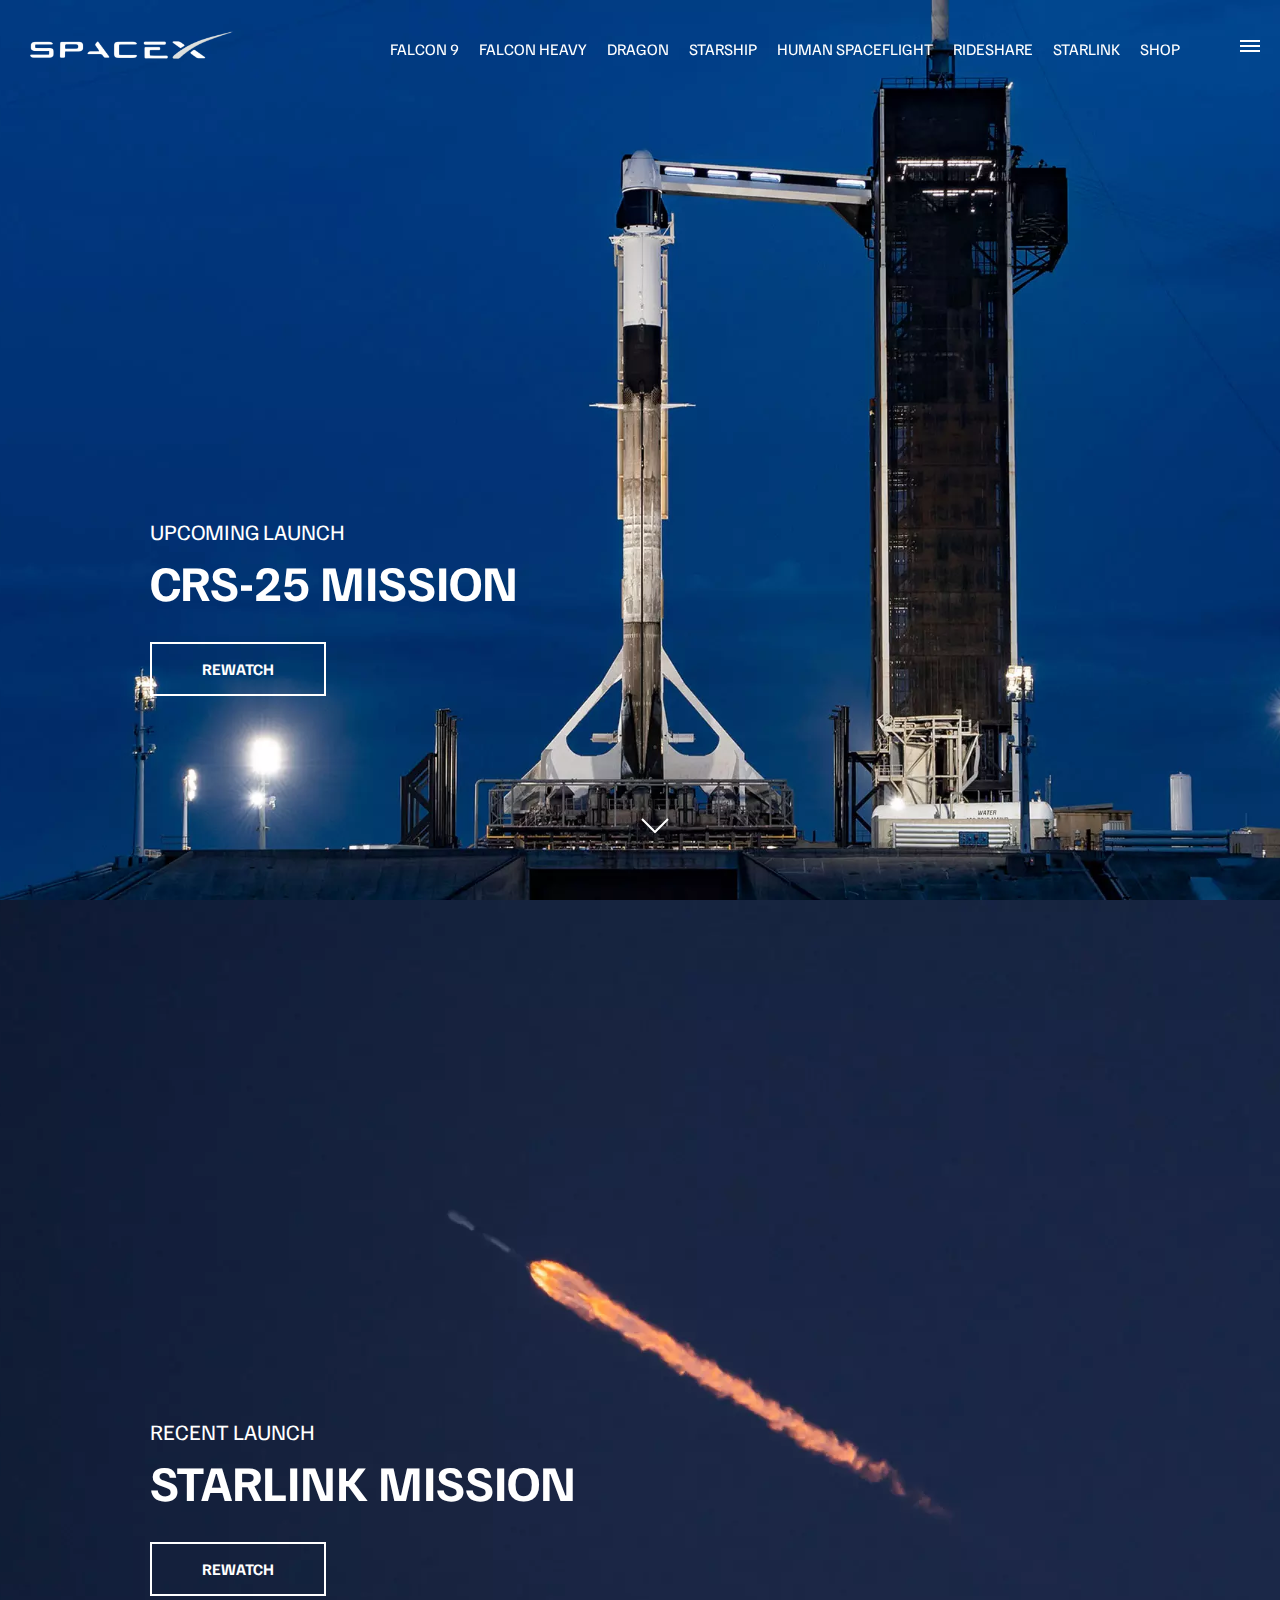
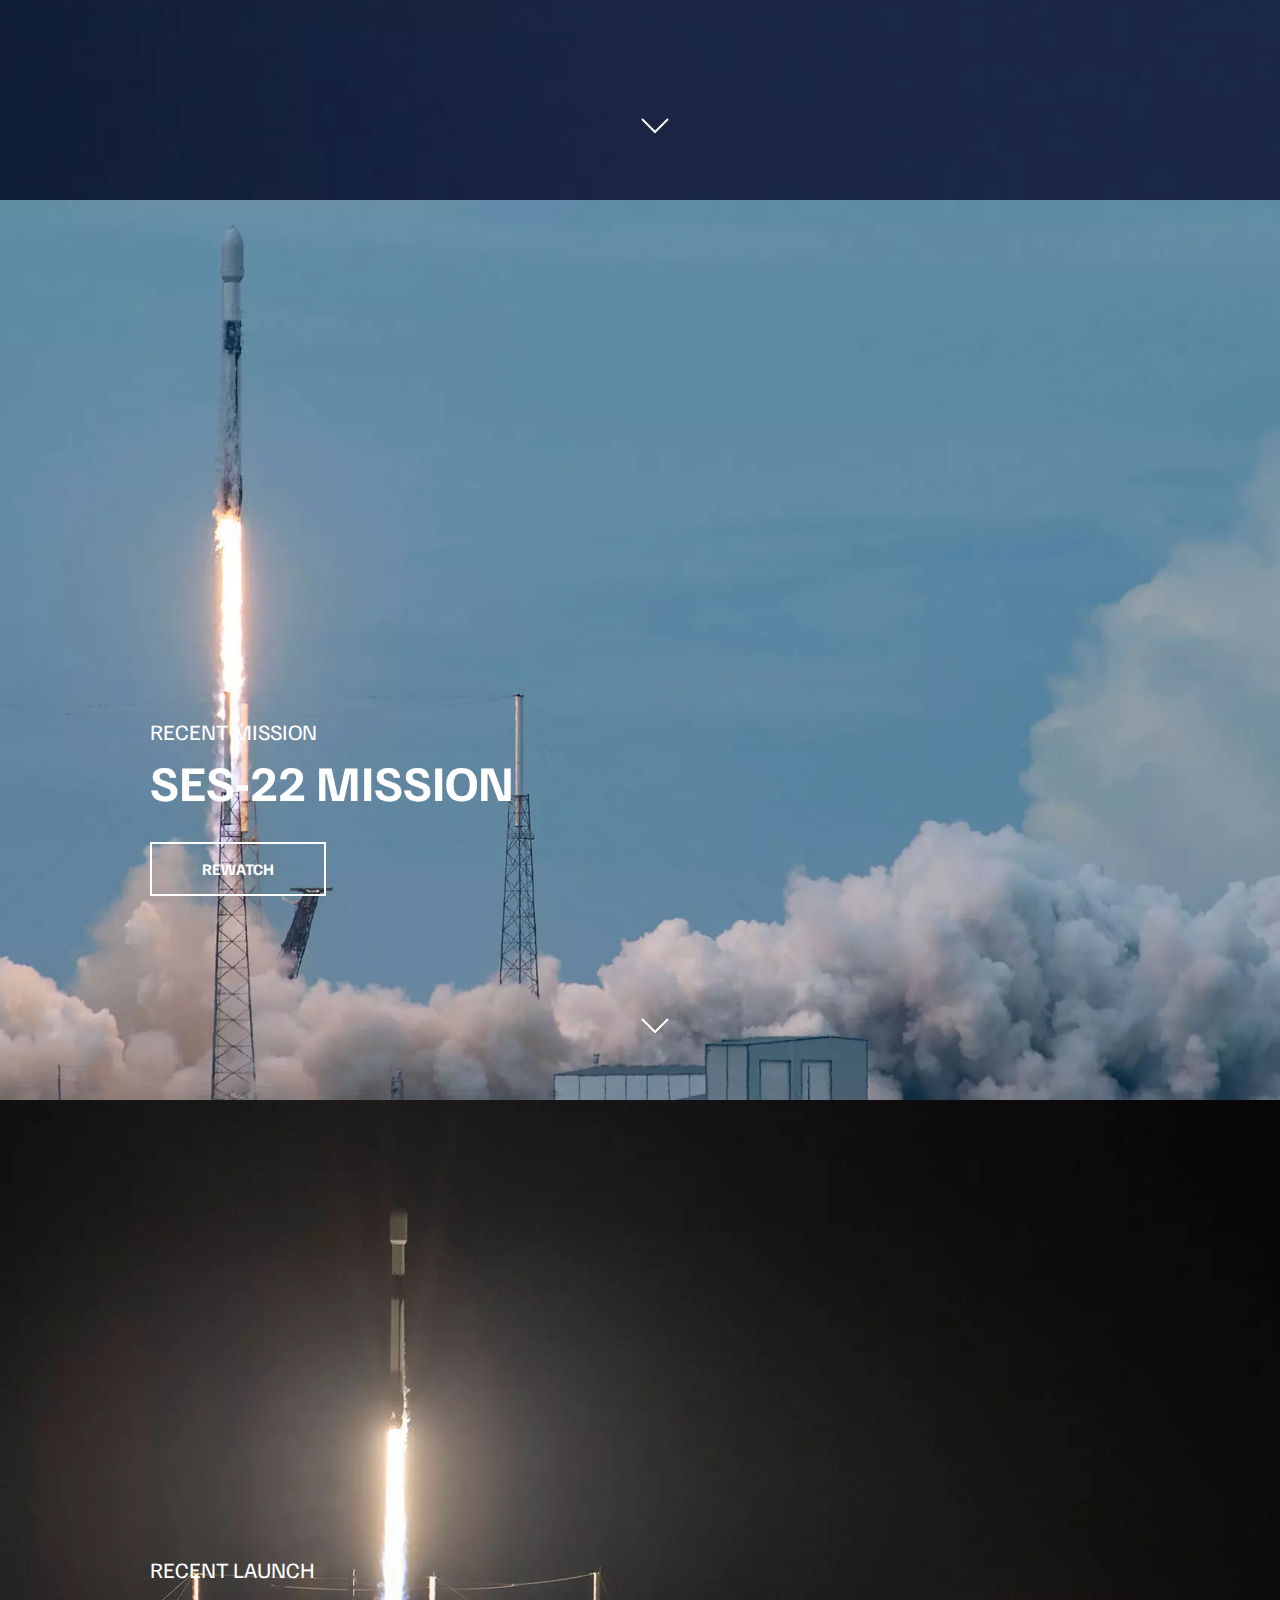
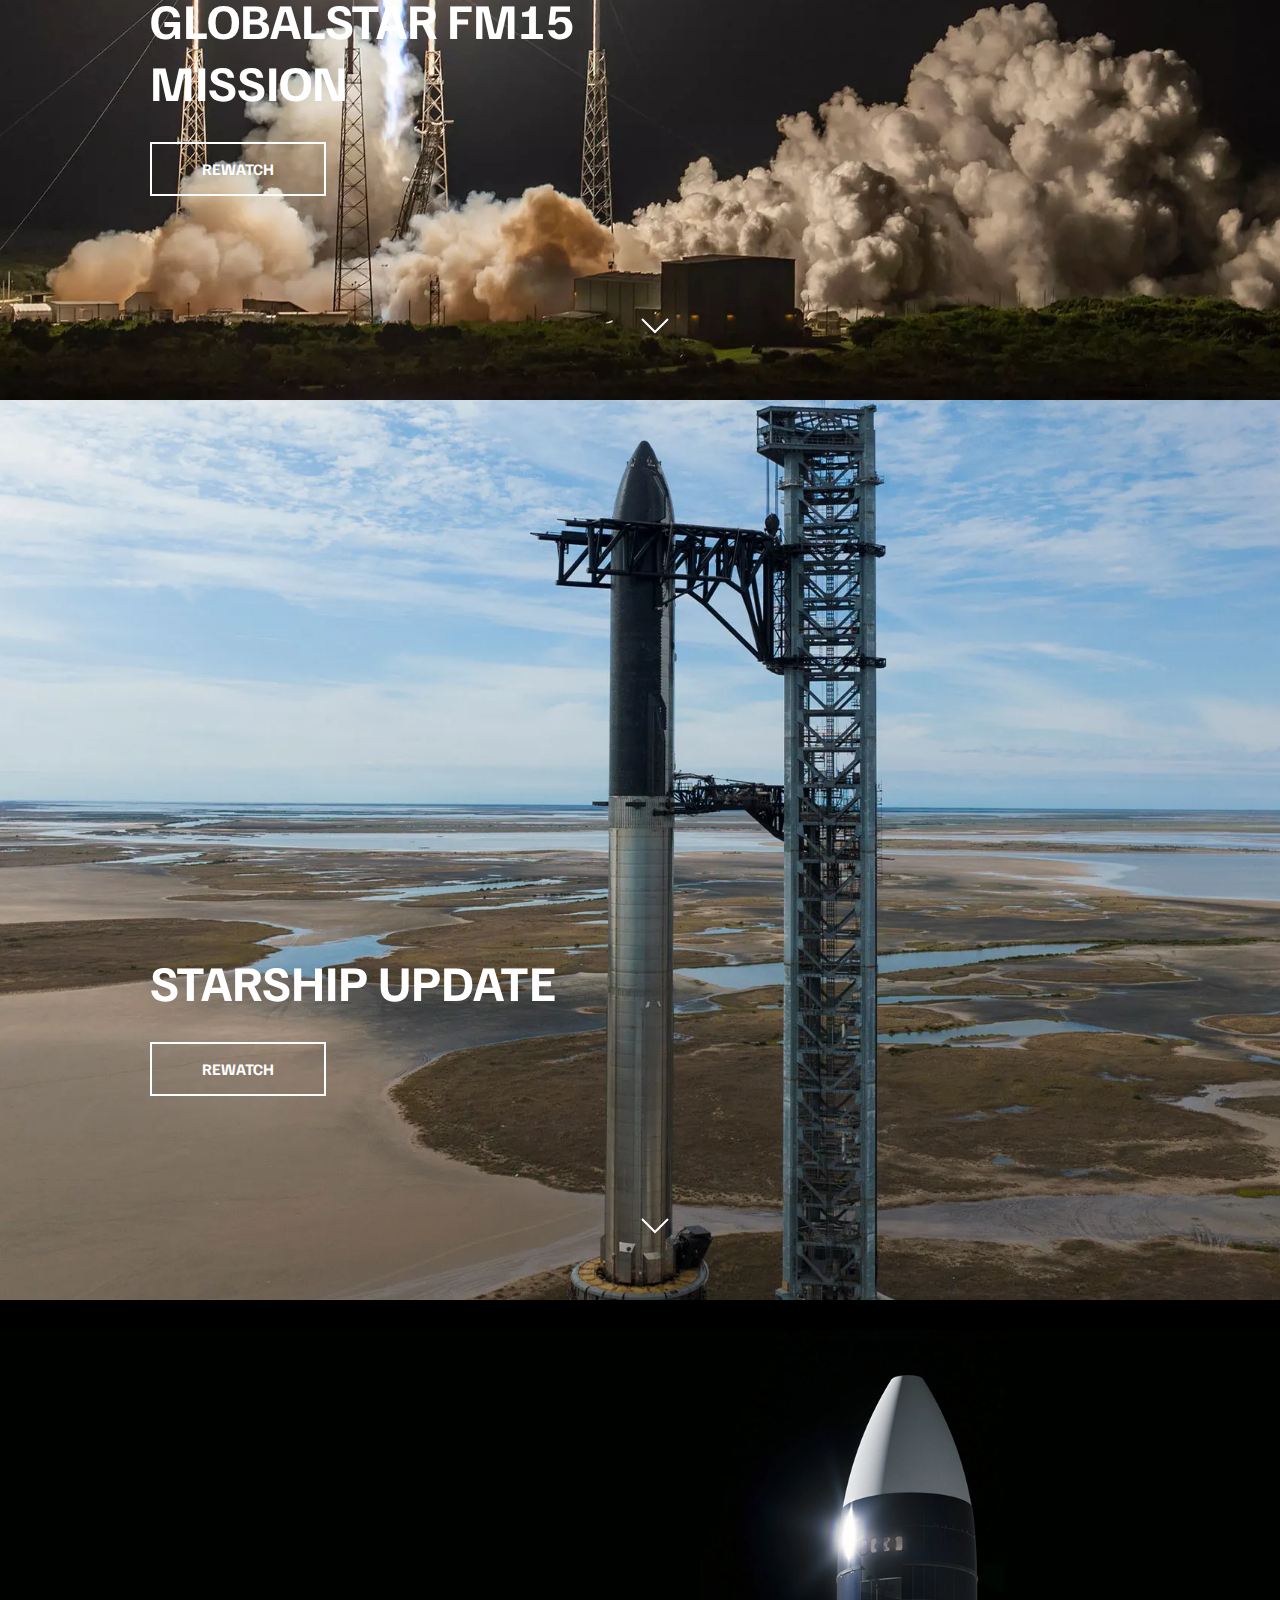
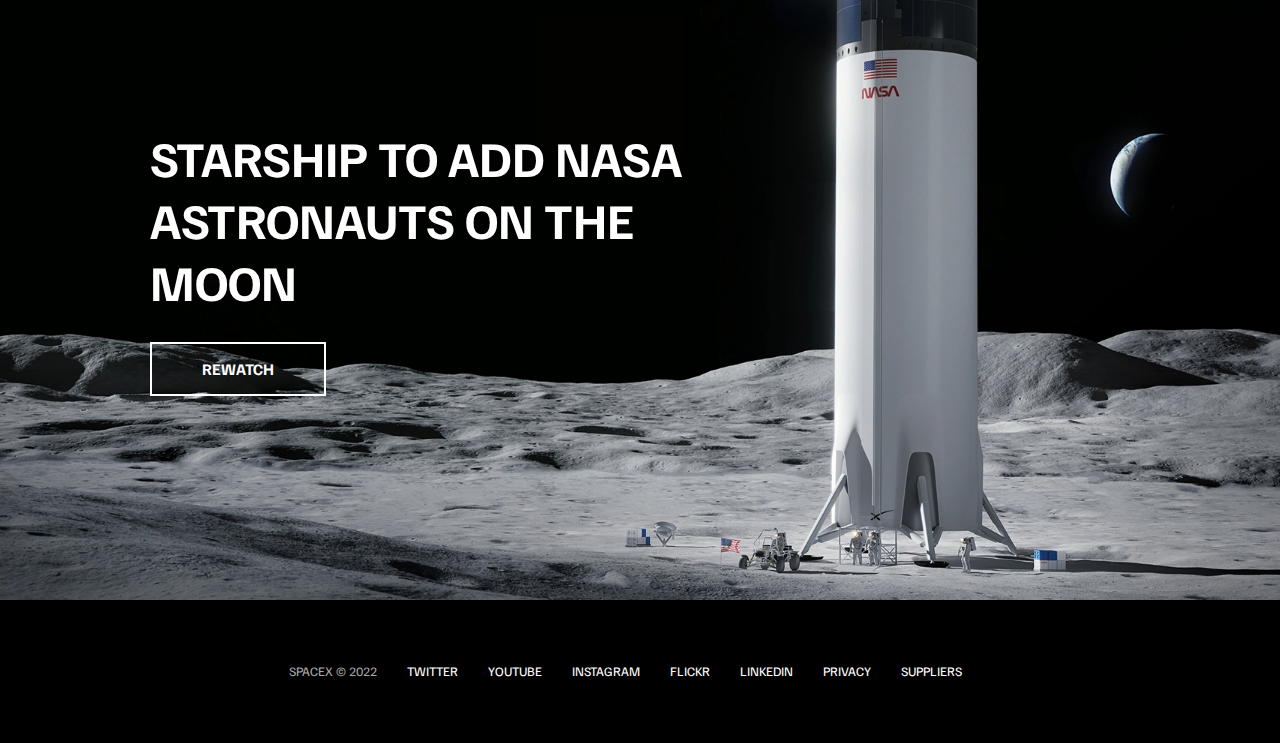
<file: index.html>
<!DOCTYPE html>
<html lang="en">
<head>
    <meta charset="UTF-8">
    <meta http-equiv="X-UA-Compatible" content="IE=edge">
    <meta name="viewport" content="width=device-width, initial-scale=1.0">
    <link rel="stylesheet" href="css/style.css" >
    <script src="js/script.js" defer></script>
    <title>SpaceX</title>
</head>
<body>
    <div id="overlay"></div>
    <div id="mobile-menu" class="mobile-main-menu">
        <ul>
            <li><a href="#">Mission</a></li>
            <li><a href="#">Launches</a></li>
            <li><a href="#">Careers</a></li>
            <li><a href="#">Updates</a></li>
            <li><a href="#">Shop</a></li>

            <li class="mobile-only"><a href="falcon9.html">Falcon 9</a></li>
            <li class="mobile-only"><a href="falcon-heavy.html">Falcon Heavy</a></li>
            <li class="mobile-only"><a href="dragon.html">Dragon</a></li>
            <li class="mobile-only"><a href="#">Starship</a></li>
            <li class="mobile-only"><a href="#">Human Spaceflight</a></li>
            <li class="mobile-only"><a href="#">Rideshare</a></li>
            <li class="mobile-only"><a href="#">Starlink</a></li>
            
        </ul>
    </div>
    <header class="main-header">
        <div class="logo">
            <a href="index.html">
                <img src="img/logo.png" alt="SpaceX">
            </a>
        </div>
        <nav class="desktop-main-menu">
            <ul>
                <li><a href="falcon9.html">Falcon 9</a></li>
                <li><a href="falcon-heavy.html">Falcon Heavy</a></li>
                <li><a href="dragon.html">Dragon</a></li>
                <li><a href="#">Starship</a></li>
                <li><a href="#">Human Spaceflight</a></li>
                <li><a href="#">Rideshare</a></li>
                <li><a href="#">Starlink</a></li>
                <li><a href="#">Shop</a></li>
            </ul>
        </nav>
    </header>

    <!-- Hamburger Menu -->
    <button id="menu-btn" class="hamburger" type="button">
        <span class="hamburger-top"></span>
        <span class="hamburger-middle"></span>
        <span class="hamburger-bottom"></span>
    </button>

    <!-- Section A -->
    <section class="section-a">
        <div class="section-inner">
            <h4>Upcoming Launch</h4>
            <h2>CRS-25 Mission</h2>
            <a href="#" class="btn">
                <div class="hover"></div>
                <span>Rewatch</span>
            </a>
        </div>
        <div>

            <div class="scroll-arrow">
                <svg width="30px" height="20px">
                    <path
                        stroke="#ffffff"
                        fill="none"
                        stroke-width="2px"
                        d="M2.000,5.000 L15.000,18.000 L28.000,5.000"
                    ></path>
                </svg>
            </div>
        </div>
    </section>

    <!-- Section B -->
    <section class="section-b">
        <div class="section-inner">
            <h4>Recent Launch</h4>
            <h2>Starlink Mission</h2>
            <a href="#" class="btn">
                <div class="hover"></div>
                <span>Rewatch</span>
            </a>
        </div>
        <div>

            <div class="scroll-arrow">
                <svg width="30px" height="20px">
                    <path
                        stroke="#ffffff"
                        fill="none"
                        stroke-width="2px"
                        d="M2.000,5.000 L15.000,18.000 L28.000,5.000"
                    ></path>
                </svg>
            </div>
        </div>
    </section>

    <!-- Section C -->
    <section class="section-c">
        <div class="section-inner">
            <h4>Recent Mission</h4>
            <h2>SES-22 Mission</h2>
            <a href="#" class="btn">
                <div class="hover"></div>
                <span>Rewatch</span>
            </a>
        </div>
        <div>

            <div class="scroll-arrow">
                <svg width="30px" height="20px">
                    <path
                        stroke="#ffffff"
                        fill="none"
                        stroke-width="2px"
                        d="M2.000,5.000 L15.000,18.000 L28.000,5.000"
                    ></path>
                </svg>
            </div>
        </div>
    </section>

    <!-- Section D -->
    <section class="section-d">
        <div class="section-inner">
            <h4>Recent Launch</h4>
            <h2>Globalstar FM15 Mission</h2>
            <a href="#" class="btn">
                <div class="hover"></div>
                <span>Rewatch</span>
            </a>
        </div>
        <div>

            <div class="scroll-arrow">
                <svg width="30px" height="20px">
                    <path
                        stroke="#ffffff"
                        fill="none"
                        stroke-width="2px"
                        d="M2.000,5.000 L15.000,18.000 L28.000,5.000"
                    ></path>
                </svg>
            </div>
        </div>
    </section>

    <!-- Section E -->
    <section class="section-e">
        <div class="section-inner">
            <h2>Starship Update</h2>
            <a href="#" class="btn">
                <div class="hover"></div>
                <span>Rewatch</span>
            </a>
        </div>
        <div>

            <div class="scroll-arrow">
                <svg width="30px" height="20px">
                    <path
                        stroke="#ffffff"
                        fill="none"
                        stroke-width="2px"
                        d="M2.000,5.000 L15.000,18.000 L28.000,5.000"
                    ></path>
                </svg>
            </div>
        </div>
    </section>

    <!-- Section F -->
    <section class="section-f">
        <div class="section-inner">
            <h2>Starship to add NASA astronauts on the moon</h2>
            <a href="#" class="btn">
                <div class="hover"></div>
                <span>Rewatch</span>
            </a>
        </div>
    </section>

    <footer>
        <ul>
            <li>SpaceX &copy; 2022</li>
            <li><a href="#">Twitter</a></li>
            <li><a href="#">YouTube</a></li>
            <li><a href="#">Instagram</a></li>
            <li><a href="#">Flickr</a></li>
            <li><a href="#">LinkedIn</a></li>
            <li><a href="#">Privacy</a></li>
            <li><a href="#">Suppliers</a></li>
        </ul>
    </footer>
</body>
</html>
</file>
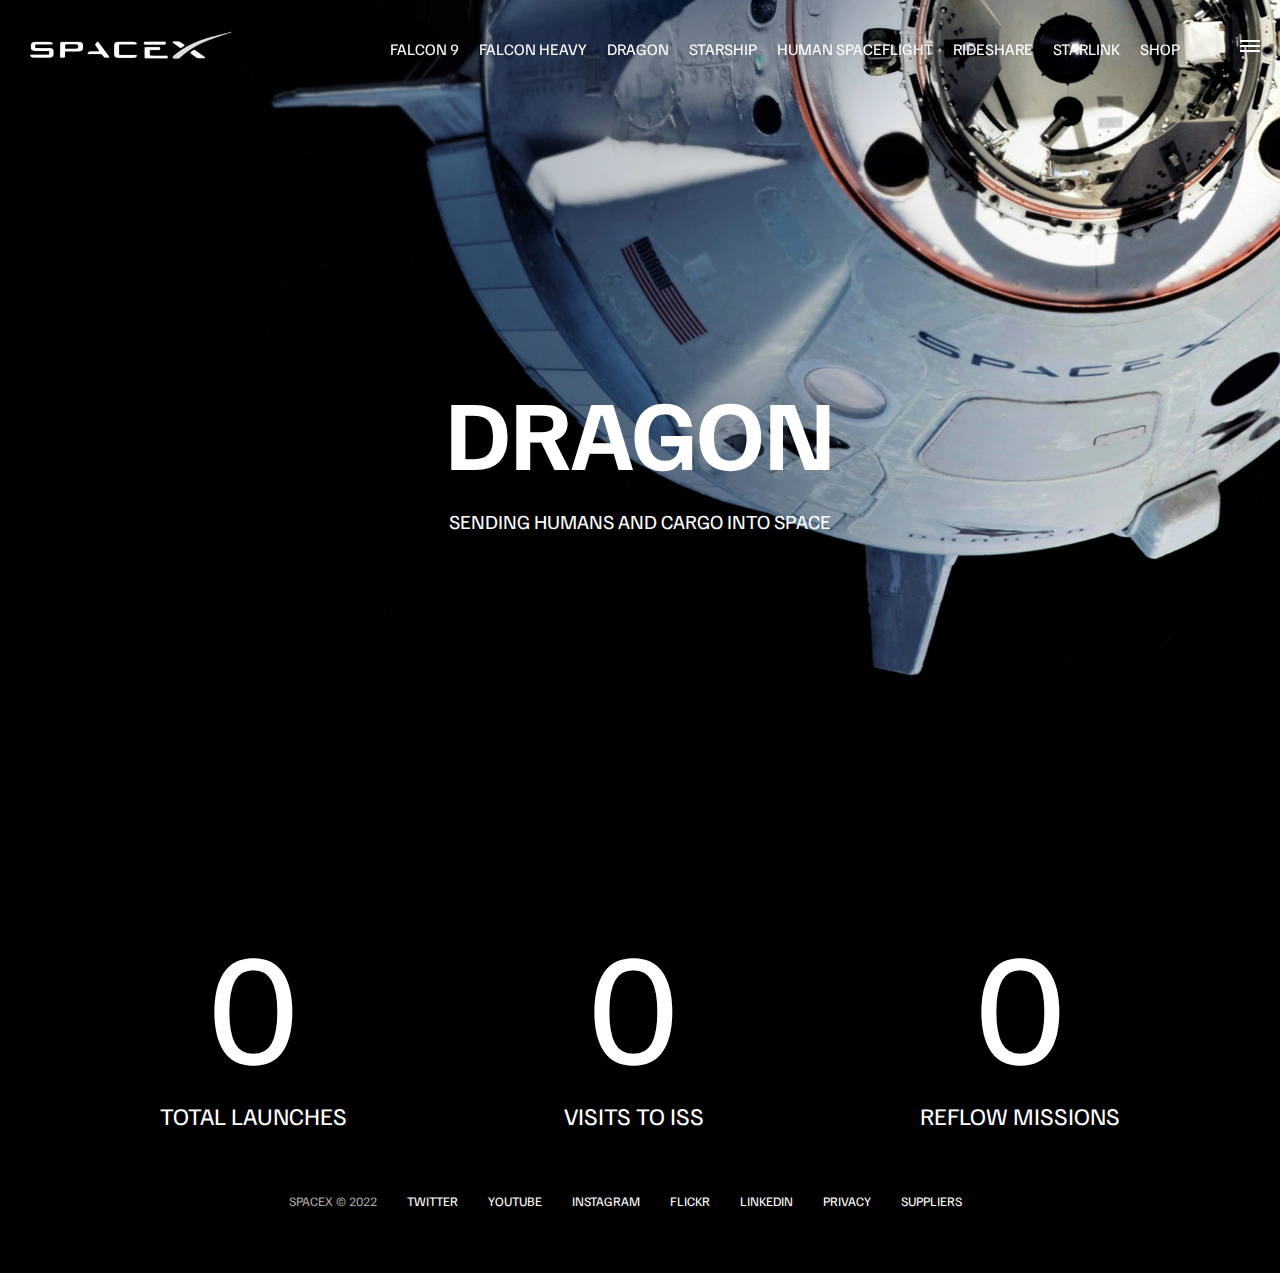
<file: dragon.html>
<!DOCTYPE html>
<html lang="en">
<head>
    <meta charset="UTF-8">
    <meta http-equiv="X-UA-Compatible" content="IE=edge">
    <meta name="viewport" content="width=device-width, initial-scale=1.0">
    <link rel="stylesheet" href="css/style.css" >
    <script src="js/script.js" defer></script>
    <title>Dragon</title>
</head>
<body>
    <div id="overlay"></div>
    <div id="mobile-menu" class="mobile-main-menu">
        <ul>
            <li><a href="#">Mission</a></li>
            <li><a href="#">Launches</a></li>
            <li><a href="#">Careers</a></li>
            <li><a href="#">Updates</a></li>
            <li><a href="#">Shop</a></li>

            <li class="mobile-only"><a href="falcon9.html">Falcon 9</a></li>
            <li class="mobile-only"><a href="falcon-heavy.html">Falcon Heavy</a></li>
            <li class="mobile-only"><a href="dragon.html">Dragon</a></li>
            <li class="mobile-only"><a href="#">Starship</a></li>
            <li class="mobile-only"><a href="#">Human Spaceflight</a></li>
            <li class="mobile-only"><a href="#">Rideshare</a></li>
            <li class="mobile-only"><a href="#">Starlink</a></li>
            
        </ul>
    </div>
    <header class="main-header">
        <div class="logo">
            <a href="index.html">
                <img src="img/logo.png" alt="SpaceX">
            </a>
        </div>
        <nav class="desktop-main-menu">
            <ul>
                <li><a href="falcon9.html">Falcon 9</a></li>
                <li><a href="falcon-heavy.html">Falcon Heavy</a></li>
                <li><a href="dragon.html">Dragon</a></li>
                <li><a href="#">Starship</a></li>
                <li><a href="#">Human Spaceflight</a></li>
                <li><a href="#">Rideshare</a></li>
                <li><a href="#">Starlink</a></li>
                <li><a href="#">Shop</a></li>
            </ul>
        </nav>
    </header>

    <!-- Hamburger Menu -->
    <button id="menu-btn" class="hamburger" type="button">
        <span class="hamburger-top"></span>
        <span class="hamburger-middle"></span>
        <span class="hamburger-bottom"></span>
    </button>

    <section class="section-animate bg-dragon"></section>
    <div class="section-inner-center">
        <h3>Dragon</h3>
        <p>Sending humans and cargo into space</p>
    </div>

    <div class="stats">
        <div>
            <span class="counter" data-target="34">0</span>
            <h4>Total Launches</h4>
        </div>
        <div>
            <span class="counter" data-target="31">0</span>
            <h4>Visits to ISS</h4>
        </div>
        <div>
            <span class="counter" data-target="13">0</span>
            <h4>Reflow Missions</h4>
        </div>
    </div>

    <footer>
        <ul>
            <li>SpaceX &copy; 2022</li>
            <li><a href="#">Twitter</a></li>
            <li><a href="#">YouTube</a></li>
            <li><a href="#">Instagram</a></li>
            <li><a href="#">Flickr</a></li>
            <li><a href="#">LinkedIn</a></li>
            <li><a href="#">Privacy</a></li>
            <li><a href="#">Suppliers</a></li>
        </ul>
    </footer>
</body>
</html>
</file>
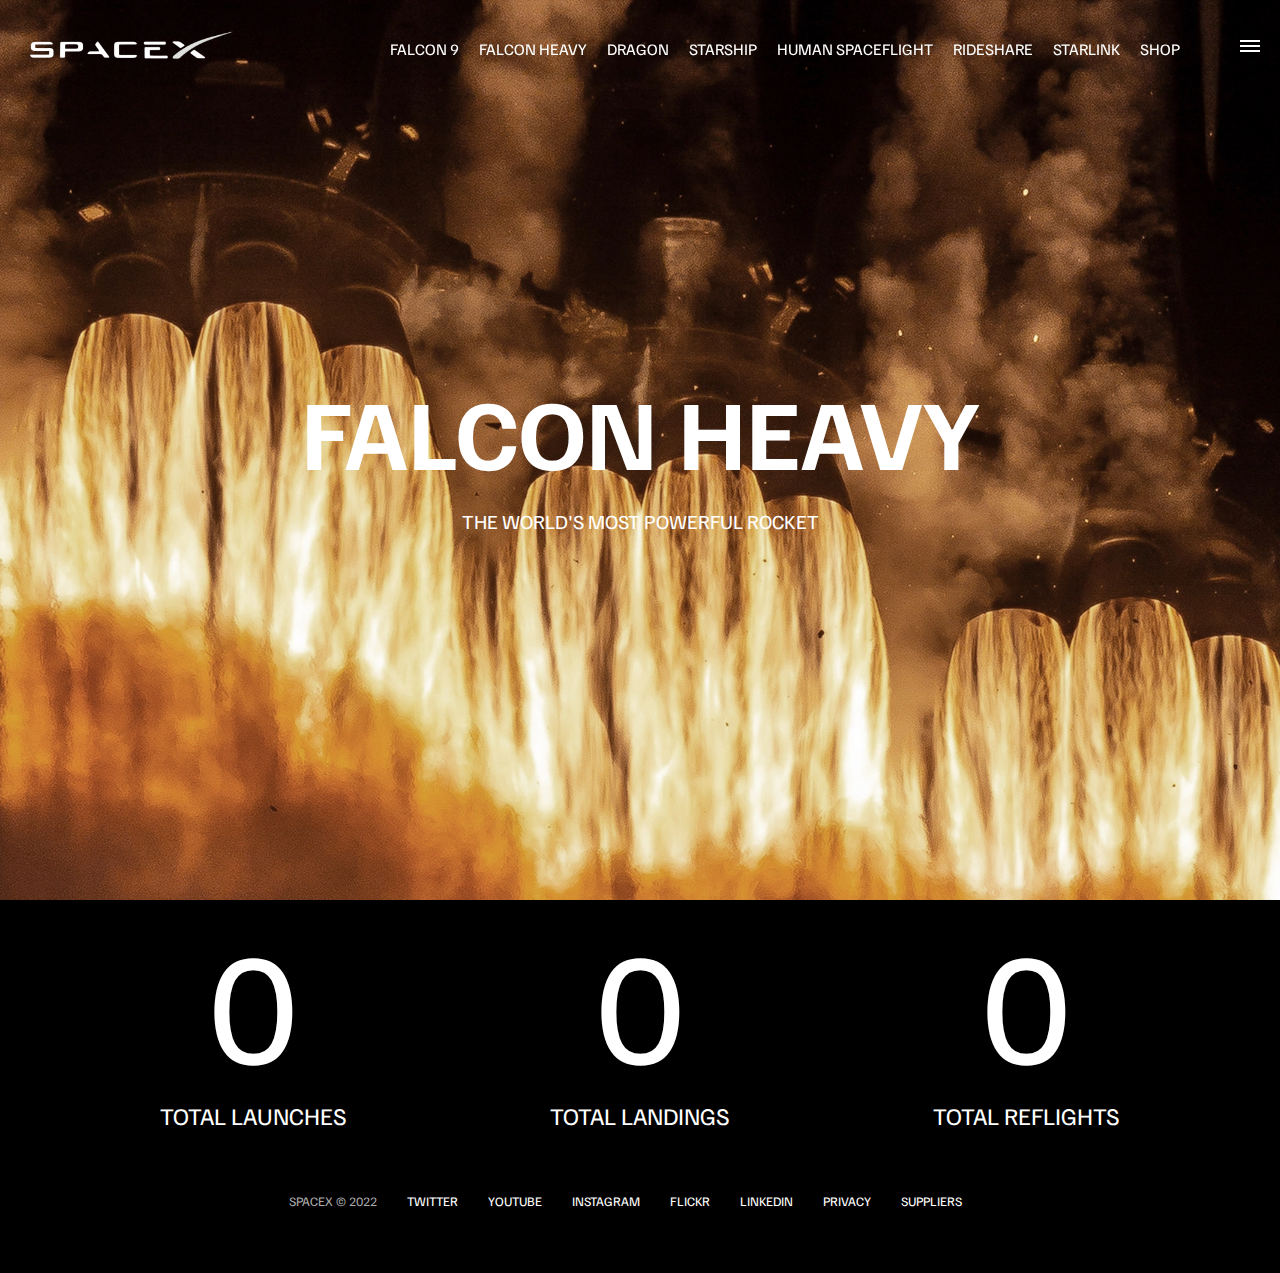
<file: falcon-heavy.html>
<!DOCTYPE html>
<html lang="en">
<head>
    <meta charset="UTF-8">
    <meta http-equiv="X-UA-Compatible" content="IE=edge">
    <meta name="viewport" content="width=device-width, initial-scale=1.0">
    <link rel="stylesheet" href="css/style.css" >
    <script src="js/script.js" defer></script>
    <title>Falcon Heavy</title>
</head>
<body>
    <div id="overlay"></div>
    <div id="mobile-menu" class="mobile-main-menu">
        <ul>
            <li><a href="#">Mission</a></li>
            <li><a href="#">Launches</a></li>
            <li><a href="#">Careers</a></li>
            <li><a href="#">Updates</a></li>
            <li><a href="#">Shop</a></li>

            <li class="mobile-only"><a href="falcon9.html">Falcon 9</a></li>
            <li class="mobile-only"><a href="falcon-heavy.html">Falcon Heavy</a></li>
            <li class="mobile-only"><a href="dragon.html">Dragon</a></li>
            <li class="mobile-only"><a href="#">Starship</a></li>
            <li class="mobile-only"><a href="#">Human Spaceflight</a></li>
            <li class="mobile-only"><a href="#">Rideshare</a></li>
            <li class="mobile-only"><a href="#">Starlink</a></li>
            
        </ul>
    </div>
    <header class="main-header">
        <div class="logo">
            <a href="index.html">
                <img src="img/logo.png" alt="SpaceX">
            </a>
        </div>
        <nav class="desktop-main-menu">
            <ul>
                <li><a href="falcon9.html">Falcon 9</a></li>
                <li><a href="falcon-heavy.html">Falcon Heavy</a></li>
                <li><a href="dragon.html">Dragon</a></li>
                <li><a href="#">Starship</a></li>
                <li><a href="#">Human Spaceflight</a></li>
                <li><a href="#">Rideshare</a></li>
                <li><a href="#">Starlink</a></li>
                <li><a href="#">Shop</a></li>
            </ul>
        </nav>
    </header>

    <!-- Hamburger Menu -->
    <button id="menu-btn" class="hamburger" type="button">
        <span class="hamburger-top"></span>
        <span class="hamburger-middle"></span>
        <span class="hamburger-bottom"></span>
    </button>

    <section class="section-animate bg-falcon-heavy"></section>
    <div class="section-inner-center">
        <h3>Falcon Heavy</h3>
        <p>The world's most powerful rocket</p>
    </div>

    <div class="stats">
        <div>
            <span class="counter" data-target="3">0</span>
            <h4>Total Launches</h4>
        </div>
        <div>
            <span class="counter" data-target="7">0</span>
            <h4>Total Landings</h4>
        </div>
        <div>
            <span class="counter" data-target="4">0</span>
            <h4>Total Reflights</h4>
        </div>
    </div>

    <footer>
        <ul>
            <li>SpaceX &copy; 2022</li>
            <li><a href="#">Twitter</a></li>
            <li><a href="#">YouTube</a></li>
            <li><a href="#">Instagram</a></li>
            <li><a href="#">Flickr</a></li>
            <li><a href="#">LinkedIn</a></li>
            <li><a href="#">Privacy</a></li>
            <li><a href="#">Suppliers</a></li>
        </ul>
    </footer>
</body>
</html>
</file>
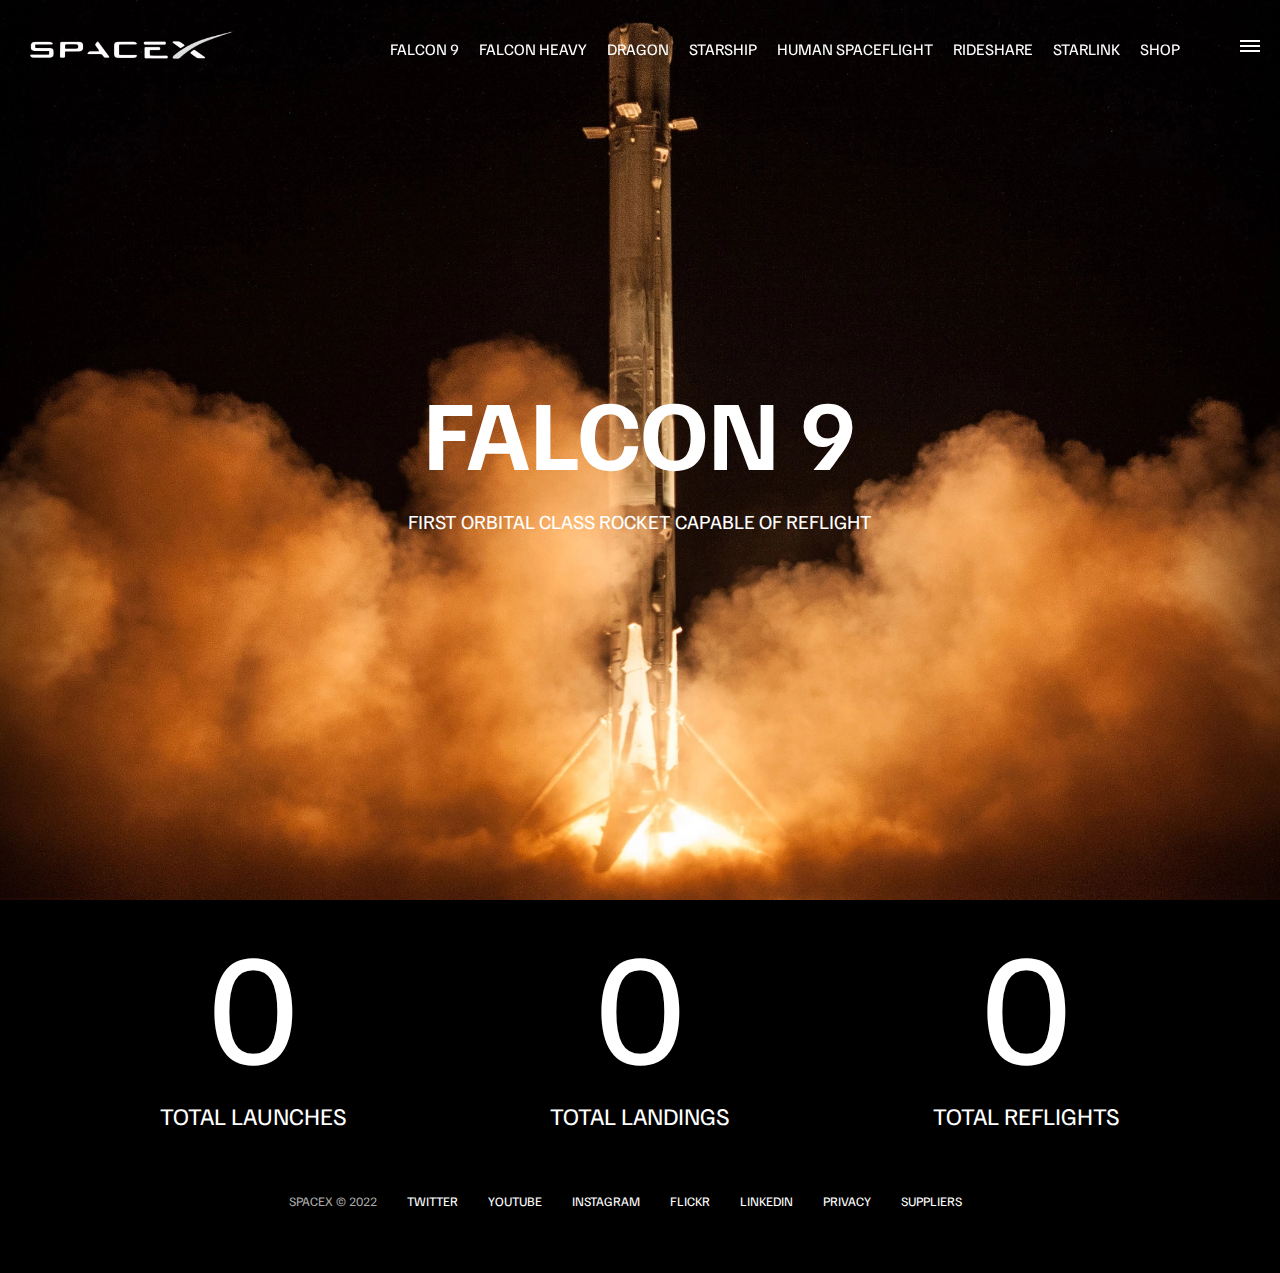
<file: falcon9.html>
<!DOCTYPE html>
<html lang="en">
<head>
    <meta charset="UTF-8">
    <meta http-equiv="X-UA-Compatible" content="IE=edge">
    <meta name="viewport" content="width=device-width, initial-scale=1.0">
    <link rel="stylesheet" href="css/style.css" >
    <script src="js/script.js" defer></script>
    <title>Falcon9</title>
</head>
<body>
    <div id="overlay"></div>
    <div id="mobile-menu" class="mobile-main-menu">
        <ul>
            <li><a href="#">Mission</a></li>
            <li><a href="#">Launches</a></li>
            <li><a href="#">Careers</a></li>
            <li><a href="#">Updates</a></li>
            <li><a href="#">Shop</a></li>

            <li class="mobile-only"><a href="falcon9.html">Falcon 9</a></li>
            <li class="mobile-only"><a href="falcon-heavy.html">Falcon Heavy</a></li>
            <li class="mobile-only"><a href="dragon.html">Dragon</a></li>
            <li class="mobile-only"><a href="#">Starship</a></li>
            <li class="mobile-only"><a href="#">Human Spaceflight</a></li>
            <li class="mobile-only"><a href="#">Rideshare</a></li>
            <li class="mobile-only"><a href="#">Starlink</a></li>
            
        </ul>
    </div>
    <header class="main-header">
        <div class="logo">
            <a href="index.html">
                <img src="img/logo.png" alt="SpaceX">
            </a>
        </div>
        <nav class="desktop-main-menu">
            <ul>
                <li><a href="falcon9.html">Falcon 9</a></li>
                <li><a href="falcon-heavy.html">Falcon Heavy</a></li>
                <li><a href="dragon.html">Dragon</a></li>
                <li><a href="#">Starship</a></li>
                <li><a href="#">Human Spaceflight</a></li>
                <li><a href="#">Rideshare</a></li>
                <li><a href="#">Starlink</a></li>
                <li><a href="#">Shop</a></li>
            </ul>
        </nav>
    </header>

    <!-- Hamburger Menu -->
    <button id="menu-btn" class="hamburger" type="button">
        <span class="hamburger-top"></span>
        <span class="hamburger-middle"></span>
        <span class="hamburger-bottom"></span>
    </button>

    <section class="section-animate bg-falcon-9"></section>
    <div class="section-inner-center">
        <h3>Falcon 9</h3>
        <p>First orbital class rocket capable of reflight</p>
    </div>

    <div class="stats">
        <div>
            <span class="counter" data-target="3">0</span>
            <h4>Total Launches</h4>
        </div>
        <div>
            <span class="counter" data-target="7">0</span>
            <h4>Total Landings</h4>
        </div>
        <div>
            <span class="counter" data-target="4">0</span>
            <h4>Total Reflights</h4>
        </div>
    </div>

    <footer>
        <ul>
            <li>SpaceX &copy; 2022</li>
            <li><a href="#">Twitter</a></li>
            <li><a href="#">YouTube</a></li>
            <li><a href="#">Instagram</a></li>
            <li><a href="#">Flickr</a></li>
            <li><a href="#">LinkedIn</a></li>
            <li><a href="#">Privacy</a></li>
            <li><a href="#">Suppliers</a></li>
        </ul>
    </footer>
</body>
</html>
</file>
<file: css/style.css>
@import url('https://fonts.googleapis.com/css2?family=Familjen+Grotesk:wght@400;600;700&display=swap');

*, *::before, *::after {
    margin: 0;
    padding: 0;
    box-sizing: border-box;
}

body {
    font-family: 'Familjen Grotesk', sans-serif;
    background: #000;
    color: #fff;
}

a {
    text-decoration: none;
    color: #fff;

}

ul {
    list-style: none;
}

/* header/navbar */
.main-header {
    position: fixed;
    top: 0;
    left: 0;
    width: 100%;
    z-index: 3;
    display: flex;
    justify-content: space-between;
    align-items: center;
    text-transform: uppercase;
    height: 100px;
    padding: 0 30px;
}

/* logo */
.logo {
    width: 210px;
    height: auto;
}

.logo img {
    display: block;
    width: 100%;
    height: auto;
}

/* desktop menu */
.desktop-main-menu {
    margin-right: 50px;

}

.desktop-main-menu ul {
    display: flex;
}

.desktop-main-menu ul li {
    position: relative;
    margin-right: 20px;
    padding-bottom: 2px;
} 

/* Menu item bottom border */
.desktop-main-menu ul li a::after {
    content: '';
    position: absolute;
    bottom: 0;
    left: 0;
    width: 100%;
    height: 1px;
    background: #fff;
    transform: scaleX(0);
    transition: transform 0.6s cubic-bezier(0.19, 1, 0.22, 1);
    transform-origin: right center;
}

.desktop-main-menu ul li a:hover::after {
    transform: scaleX(1);
    transform-origin: left center;
    transition-duration: 0.4s;
}

/* Sections */
section {
    position: relative;
    height: 100vh;
    background-position: center center;
    background-repeat: no-repeat;
    background-size: cover;
    text-transform: uppercase;
}

.section-inner {
    position: absolute;
    bottom: 200px;
    left: 150px;
    max-width: 560px;
}

.section-inner h4 {
    font-size: 22px;
    margin-bottom: 5px;
    font-weight: 300;
    animation: fadeInUp 0.5s ease-in-out;
}

.section-inner h2 {
    font-size: 50px;
    font-weight: 700;
    margin-bottom: 20px;
    animation: fadeInUp 0.5s ease-in-out 0.2s;
    animation-fill-mode: both; 
}

.section-inner a {
    animation: fadeInUp 0.5s ease-in-out 0.4s;
    animation-fill-mode: both;
}

/* Background images */
.section-a {
    background-image: url('../img/section-a.webp');
}

.section-b {
    background-image: url('../img/section-b.webp');
}

.section-c {
    background-image: url('../img/section-c.webp');
}

.section-d {
    background-image: url('../img/section-d.webp');
}

.section-e {
    background-image: url('../img/section-e.webp');
}

.section-f {
    background-image: url('../img/section-f.webp');
}

.btn {
    position: relative;
    display: inline-block;
    cursor: pointer;
    text-align: center;
    min-width: 130px;
    padding: 15px 50px;
    margin-top: 10px;
    border: 2px solid #fff;
    text-transform: uppercase;
    font-weight: bold;
    overflow: hidden;
    z-index: 2;
    
}

.btn:hover span {
    color: #000;
}

.btn .hover {
    position: absolute;
    top: 0;
    left: 0;
    width: 100%;
    height: 100%;
    background-color: #fff;
    color: #000;
    z-index: -1;
    transform: translateY(100%);
}

.btn:hover .hover {
    transform: translateY(0%);
    transition: transform 0.6s cubic-bezier(0.19, 1, 0.22, 1);
}

.scroll-arrow {
    position: absolute;
    bottom: 50px;
    left: 50%;
    transform: translateY(-50%);
    animation: fadeBounce 5s infinite;
}

/* Footer */

footer {
    position: relative;
    padding: 55px 0;

}

footer ul {
    display: flex;
    justify-content: center;
    align-items: center;
    flex-wrap: wrap;
}

footer ul li {
    margin-right: 30px;
    color: #aaa;
    text-transform: uppercase;
    font-size: 13px;
    line-height: 2.5;
}

footer ul li a {
    color: #fff;
    transition: color 0.6s;
}

footer ul li a:hover {
    color: #aaa;
}

/* hamburger menu */

.hamburger {
    position: fixed;
    top: 40px;
    right: 20px;
    z-index: 10;
    cursor: pointer;
    width: 20px;
    height: 20px;
    background: none;
    border: none;
}

.hamburger-top,
.hamburger-middle,
.hamburger-bottom {
    position: absolute;
    width: 20px;
    height: 2px;
    top: 0;
    left: 0;
    background: #fff;
    transition: all 0.5s;
}

.hamburger-middle {
    transform: translateY(5px);
}

.hamburger-bottom {
    transform: translateY(10px);
}

/* Transition hamburger to X on open */

.open {
    transform: rotate(90deg);
}

.open .hamburger-top {
    transform: rotate(45deg) translateY(6px) translateX(6px);
}

.open .hamburger-middle {
    display: none;
}

.open .hamburger-bottom {
    transform: rotate(-45deg) translateY(6px) translateX(-6px);
}

/* Overlay */

.overlay-show {
    position: fixed;
    top: 0;
    left: 0;
    width: 100%;
    height: 100%;
    background-color: rgba(0, 0, 0, 0.5); 
}

.stop-scrolling {
    overflow: hidden;
}

/* Hide Mobile Main Menu Items */

.mobile-only {
    display: none;
}

/* mobile menu */

.mobile-main-menu {
    position: fixed;
    top: 0;
    right: 0;
    width: 350px;
    height: 100%;
    background: #000;
    z-index: 4;
    display: flex;
    align-items: center;
    justify-content: center;
    transform: translateX(100%);
    transition: transform 0.6s cubic-bezier(0.19,1,0.22,1);
}

/* Slide menu from right */
.show-menu {
    transform: translateX(0);
}


.mobile-main-menu ul {
    display: flex;
    flex-direction: column;
    align-items: end;
    justify-content: center;
    padding: 50px;
    width: 100%;
}

.mobile-main-menu ul li {
    margin-bottom: 20px;
    font-size: 18px;
    text-transform: uppercase;
    border-bottom: 1px #555 dotted;
    width: 100%;
    text-align: right;
    padding-bottom: 8px;
}

.mobile-main-menu ul li a {
    color: #fff;
    transition: color 0.6s;
}

.mobile-main-menu ul li a:hover {
    color: #aaa;
}

/* inner pages */

.bg-falcon-9 {
    background-image: url('../img/falcon-9.webp');
}

.bg-falcon-heavy {
    background-image: url('../img/falcon-heavy.webp');
}

.bg-dragon {
    background-image: url('../img/dragon.webp');
}

.section-animate {
    animation: fadeIn 2s ease-in-out;
}

.section-inner-center {
    position: absolute;
    top: 50%;
    left: 50%;
    transform: translate(-50%, -50%);
    text-transform: uppercase;
    text-align: center;
    width: 80%;
}

.section-inner-center h3 {
    font-size: 100px;
    margin-bottom: 15px;
    animation: fadeInUp 0.5s ease-in-out;
}

.section-inner-center p {
    font-size: 20px;
    animation: fadeInUp 0.5s ease-in-out 0.2s;
    animation-fill-mode: both;
}

.stats {
    max-width: 960px;
    margin: 0 auto;
    display: flex;
    align-items: center;
    justify-content: space-between;
    text-align: center;
    text-transform: uppercase;
}

.stats div span {
    font-size: 160px;
}

.stats div h4 {
    font-size: 24px;
    font-weight: 300;
}


/* Animations */

@keyframes fadeInUp {
    0% {
        opacity: 0;
        transform: translateY(140px);
    }

    100% {
        opacity: 1;
        transform: translateY(0);
    }
}

@keyframes fadeIn {
    0% {
        opacity: 0;
        
    }

    100% {
        opacity: 1;
        
    }
}

@keyframes fadeBounce {
    0%,
    20%,
    50%,
    80%,
    100% {
        opacity: 0;
        transform: translateY(-20px);
    }

    40% {
        opacity: 1;
        transform: translateY(0%);
        
    }
}

/* media queries */

@media(max-width: 960px) {
    /* Hides the desktop menu */
    .desktop-main-menu {
        display: none;
    }

    /* Show Main mobile menu items */
    .mobile-only {
        display: block;
    }

    .section-inner-center h3 {
        font-size: 75px;
    }
}

@media(max-width: 600px) {
    .section-inner {
        bottom: 75px;
        left: 20px;
    }

    .section-inner h2 {
        font-size: 40px;
    }

    
    .section-inner-center h3 {
        font-size: 50px;
    }

    footer ul li:first-child {
        position: absolute;
        top: 30px;
        left: 50%;
        transform: translate(-50%, -50%);
    }

    footer ul li {
        margin-right: 15px;
    }

    .logo {
        width: 150px;
        margin: auto;
    }

    .stats {
        flex-direction: column;
    }

    .stats-div {
        margin-bottom: 20px;
    }
}
</file>
